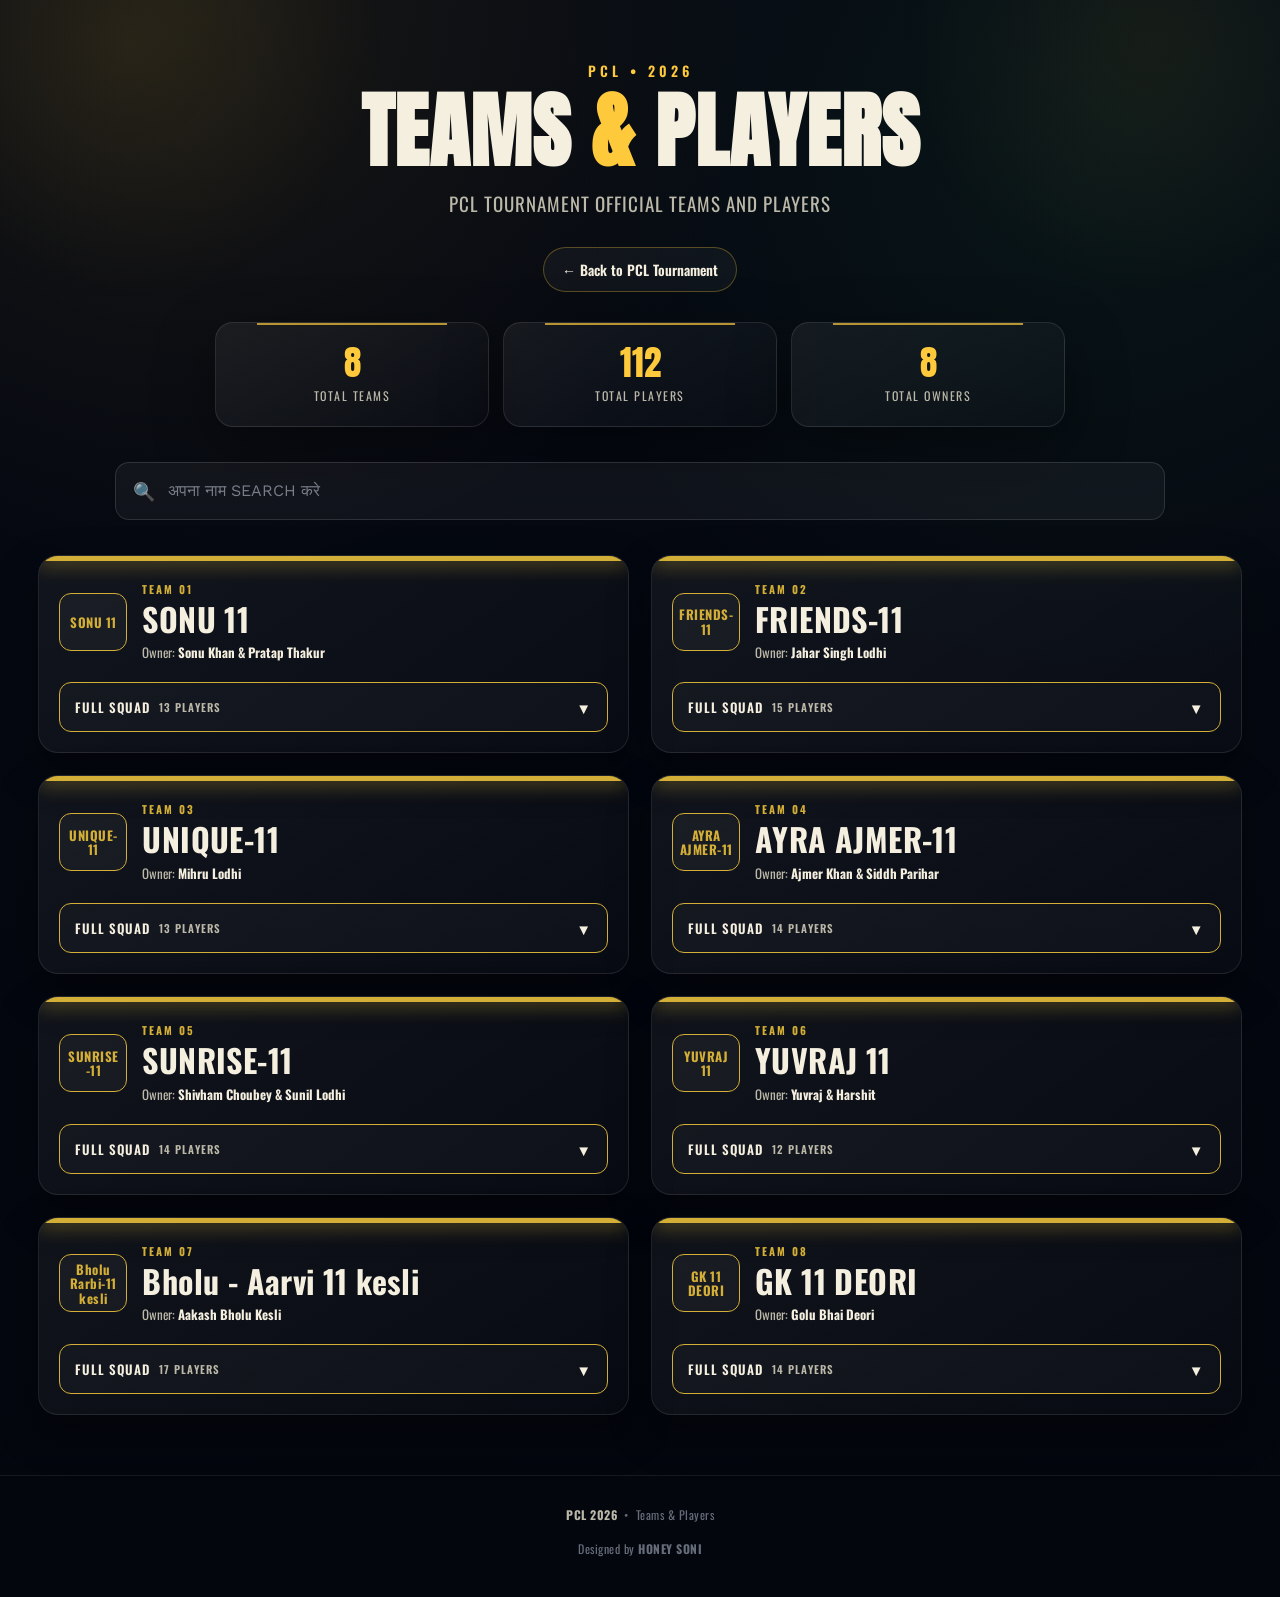
<file: teams.html>
<!DOCTYPE html>
<html lang="en">

<head>
    <meta charset="UTF-8">
    <meta name="viewport" content="width=device-width, initial-scale=1.0">

    <title>PCL 2026 | Teams & Players</title>

    <!-- Fonts -->
    <link rel="preconnect" href="https://fonts.googleapis.com">
    <link rel="preconnect" href="https://fonts.gstatic.com" crossorigin>

    <link
        href="https://fonts.googleapis.com/css2?family=Anton&family=Oswald:wght@400;500;600;700&family=Work+Sans:wght@400;500;600;700&display=swap"
        rel="stylesheet">


    <style>
        /* =========================================================
       PCL TEAMS & SQUADS
       ========================================================= */

        :root {

            --night: #050912;
            --night-2: #091326;
            --night-3: #101d36;

            --floodlight: #ffc93c;
            --floodlight-2: #ffa630;

            --cream: #f5efe0;
            --cream-dim: #bdb9aa;

            --white: #ffffff;

            --border: rgba(255, 255, 255, 0.10);

            --radius: 18px;

        }


        /* =========================================================
       RESET
       ========================================================= */

        * {
            margin: 0;
            padding: 0;
            box-sizing: border-box;
        }


        html {
            scroll-behavior: smooth;
        }


        body {

            min-height: 100vh;

            background:

                radial-gradient(circle at 15% 0%,
                    rgba(255, 201, 60, 0.08),
                    transparent 30%),

                radial-gradient(circle at 85% 10%,
                    rgba(46, 139, 79, 0.10),
                    transparent 30%),

                linear-gradient(180deg,
                    var(--night),
                    #03060d);

            color: var(--cream);

            font-family: "Work Sans", sans-serif;

            overflow-x: hidden;

        }


        body::before {

            content: "";

            position: fixed;

            inset: 0;

            pointer-events: none;

            background:

                radial-gradient(circle at 10% 5%,
                    rgba(255, 201, 60, 0.08),
                    transparent 18%),

                radial-gradient(circle at 90% 5%,
                    rgba(255, 201, 60, 0.06),
                    transparent 18%);

            z-index: -1;

        }


        /* =========================================================
       PAGE
       ========================================================= */

        .page {

            width: min(1400px, 94%);

            margin: 0 auto;

        }


        /* =========================================================
       HEADER
       ========================================================= */

        .header {

            text-align: center;

            padding: 60px 15px 30px;

        }


        .header-kicker {

            font-family: "Oswald", sans-serif;

            font-size: 14px;

            font-weight: 600;

            letter-spacing: 4px;

            color: var(--floodlight);

            margin-bottom: 12px;

        }


        .header-title {

            font-family: "Anton", sans-serif;

            font-size: clamp(42px, 7vw, 82px);

            line-height: 0.95;

            letter-spacing: 1px;

            color: var(--cream);

        }


        .header-title span {

            color: var(--floodlight);

        }


        .header-subtitle {

            margin-top: 18px;

            color: var(--cream-dim);

            font-family: "Oswald", sans-serif;

            font-size: clamp(15px, 2vw, 19px);

            letter-spacing: 1px;

        }


        /* =========================================================
       BACK BUTTON
       ========================================================= */

        .back-area {

            display: flex;

            justify-content: center;

            margin-bottom: 30px;

        }


        .back-btn {

            display: inline-flex;

            align-items: center;

            gap: 9px;

            padding: 11px 18px;

            border: 1px solid rgba(255, 201, 60, 0.30);

            border-radius: 999px;

            color: var(--cream);

            background: rgba(255, 255, 255, 0.04);

            text-decoration: none;

            font-family: "Oswald", sans-serif;

            font-size: 14px;

            font-weight: 600;

            transition: 0.25s ease;

        }


        .back-btn:hover {

            background: rgba(255, 201, 60, 0.10);

            border-color: rgba(255, 201, 60, 0.55);

            transform: translateY(-2px);

        }


        /* =========================================================
       STATISTICS
       ========================================================= */

        .stats {

            display: grid;

            grid-template-columns: repeat(3, 1fr);

            gap: 14px;

            margin: 0 auto 35px;

            max-width: 850px;

        }


        .stat-card {

            position: relative;

            padding: 22px 15px;

            border: 1px solid var(--border);

            border-radius: var(--radius);

            background:

                linear-gradient(145deg,
                    rgba(255, 255, 255, 0.06),
                    rgba(255, 255, 255, 0.015));

            box-shadow:

                0 20px 60px rgba(0, 0, 0, 0.40);

            text-align: center;

            overflow: hidden;

        }


        .stat-card::before {

            content: "";

            position: absolute;

            top: 0;

            left: 15%;

            right: 15%;

            height: 2px;

            background: var(--floodlight);

            opacity: 0.7;

        }


        .stat-number {

            display: block;

            font-family: "Anton", sans-serif;

            font-size: 35px;

            color: var(--floodlight);

            line-height: 1;

        }


        .stat-label {

            display: block;

            margin-top: 7px;

            color: var(--cream-dim);

            font-family: "Oswald", sans-serif;

            font-size: 12px;

            letter-spacing: 1.5px;

            text-transform: uppercase;

        }


        /* =========================================================
       SEARCH
       ========================================================= */

        .controls {

            max-width: 1050px;

            margin: 0 auto 35px;

        }


        .search-box {

            position: relative;

        }


        .search-icon {

            position: absolute;

            left: 18px;

            top: 50%;

            transform: translateY(-50%);

            font-size: 18px;

            opacity: 0.8;

            pointer-events: none;

        }


        #searchInput {

            width: 100%;

            height: 58px;

            padding: 0 20px 0 52px;

            border-radius: 14px;

            border: 1px solid rgba(255, 255, 255, 0.12);

            outline: none;

            background: rgba(255, 255, 255, 0.045);

            color: var(--cream);

            font-family: "Work Sans", sans-serif;

            font-size: 16px;

            transition: 0.25s ease;

        }


        #searchInput::placeholder {

            color: #777d89;

        }


        #searchInput:focus {

            border-color: rgba(255, 201, 60, 0.55);

            background: rgba(255, 255, 255, 0.065);

            box-shadow:

                0 0 0 3px rgba(255, 201, 60, 0.06);

        }


        /* =========================================================
       TEAM GRID
       ========================================================= */

        .teams-grid {

            display: grid;

            grid-template-columns: repeat(2, minmax(0, 1fr));

            gap: 22px;

            padding-bottom: 60px;

        }


        /* =========================================================
       TEAM CARD
       ========================================================= */

        .team-card {

            --team: #2563eb;

            position: relative;

            border: 1px solid rgba(255, 255, 255, 0.09);

            border-radius: 20px;

            overflow: hidden;

            background:

                linear-gradient(145deg,
                    rgba(255, 255, 255, 0.055),
                    rgba(255, 255, 255, 0.018));

            box-shadow:

                0 18px 45px rgba(0, 0, 0, 0.32);

            opacity: 0;

            transform: translateY(15px);

            animation: teamAppear 0.5s ease forwards;

            transition:

                transform 0.25s ease,

                border-color 0.25s ease,

                box-shadow 0.25s ease;

        }


        .team-card:hover {

            transform: translateY(-4px);

            border-color: var(--team);

            box-shadow:

                0 24px 60px rgba(0, 0, 0, 0.40);

        }


        @keyframes teamAppear {

            to {

                opacity: 1;

                transform: translateY(0);

            }

        }


        /* =========================================================
       TEAM COLOR STRIP
       ========================================================= */

        .team-strip {

            height: 5px;

            background: var(--team);

            box-shadow:

                0 0 20px var(--team);

        }


        /* =========================================================
       TEAM HEADER
       ========================================================= */

        .team-header {

            display: flex;

            align-items: center;

            gap: 15px;

            padding: 20px;

        }


        /* =========================================================
       TEAM SHORT NAME "LOGO"
       ========================================================= */

        .team-logo {

            flex: 0 0 68px;

            width: 68px;

            height: 58px;

            display: flex;

            align-items: center;

            justify-content: center;

            padding: 6px;

            border-radius: 12px;

            background:

                rgba(255, 255, 255, 0.035);

            border:

                1px solid var(--team);

            color: var(--team);

            font-family: "Oswald", sans-serif;

            font-size: 13px;

            font-weight: 700;

            letter-spacing: 0.5px;

            text-align: center;

            line-height: 1.1;

            overflow: hidden;

            word-break: break-word;

        }


        /* =========================================================
       TEAM META
       ========================================================= */

        .team-meta {

            min-width: 0;

            flex: 1;

        }


        .team-number {

            display: block;

            color: var(--team);

            font-family: "Oswald", sans-serif;

            font-size: 11px;

            font-weight: 700;

            letter-spacing: 2px;

            text-transform: uppercase;

            margin-bottom: 5px;

        }


        /* =========================================================
       TEAM NAME
       Changed from Anton to Oswald for readability
       ========================================================= */

        .team-name {

            font-family: "Oswald", sans-serif;

            font-size: clamp(24px, 3vw, 32px);

            font-weight: 700;

            line-height: 1.05;

            letter-spacing: 0.4px;

            color: var(--cream);

            white-space: normal;

            overflow-wrap: anywhere;

        }


        .team-owner {

            margin-top: 7px;

            color: var(--cream-dim);

            font-family: "Oswald", sans-serif;

            font-size: 13px;

        }


        .team-owner strong {

            color: var(--cream);

        }


        /* =========================================================
       SQUAD BUTTON
       ========================================================= */

        .squad-toggle {

            width: calc(100% - 40px);

            margin: 0 20px 20px;

            padding: 13px 15px;

            display: flex;

            justify-content: space-between;

            align-items: center;

            border:

                1px solid var(--team);

            border-radius: 12px;

            background:

                rgba(255, 255, 255, 0.025);

            color: var(--cream);

            cursor: pointer;

            font-family: "Oswald", sans-serif;

            font-size: 13px;

            font-weight: 600;

            letter-spacing: 1px;

            text-transform: uppercase;

            transition: 0.25s ease;

        }


        .squad-toggle:hover {

            background:

                rgba(255, 255, 255, 0.06);

        }


        .toggle-left {

            display: flex;

            align-items: center;

            gap: 9px;

        }


        .toggle-count {

            color: var(--cream-dim);

            font-size: 11px;

        }


        .arrow {

            font-size: 15px;

            transition:

                transform 0.3s ease;

        }


        .team-card.open .arrow {

            transform: rotate(180deg);

        }


        /* =========================================================
       SQUAD PANEL
       ========================================================= */

        .squad-panel {

            display: grid;

            grid-template-rows: 0fr;

            transition:

                grid-template-rows 0.35s ease;

        }


        .team-card.open .squad-panel {

            grid-template-rows: 1fr;

        }


        .squad-inner {

            min-height: 0;

            overflow: hidden;

        }


        .players {

            padding: 0 20px 20px;

        }


        /* =========================================================
       PLAYER ROW
       ========================================================= */

        .player-row {

            display: flex;

            align-items: center;

            gap: 12px;

            padding: 11px 12px;

            margin-top: 7px;

            border-radius: 11px;

            border:

                1px solid rgba(255, 255, 255, 0.055);

            background:

                rgba(255, 255, 255, 0.025);

            transition:

                background 0.2s ease,

                border-color 0.2s ease;

        }


        .player-row:hover {

            background:

                rgba(255, 255, 255, 0.045);

            border-color:

                var(--team);

        }


        /* =========================================================
       PLAYER NUMBER
       ========================================================= */

        .player-number {

            width: 28px;

            flex: 0 0 28px;

            text-align: center;

            color: #69717f;

            font-family: "Oswald", sans-serif;

            font-size: 12px;

            font-weight: 600;

        }


        /* =========================================================
       PLAYER INITIALS
       ========================================================= */

        .player-avatar {

            width: 38px;

            height: 38px;

            flex: 0 0 38px;

            display: grid;

            place-items: center;

            border-radius: 50%;

            background:

                rgba(255, 255, 255, 0.04);

            border:

                1px solid var(--team);

            color: var(--cream);

            font-family: "Oswald", sans-serif;

            font-size: 12px;

            font-weight: 700;

        }


        /* =========================================================
       PLAYER NAME
       ========================================================= */

        .player-name {

            flex: 1;

            min-width: 0;

            color: var(--cream);

            font-family: "Work Sans", sans-serif;

            font-size: 14px;

            font-weight: 600;

            white-space: nowrap;

            overflow: hidden;

            text-overflow: ellipsis;

        }


        /* =========================================================
       NO RESULTS
       ========================================================= */

        .no-results {

            display: none;

            text-align: center;

            padding: 70px 20px;

            color: var(--cream-dim);

        }


        .no-results.show {

            display: block;

        }


        .no-results-icon {

            font-size: 42px;

            margin-bottom: 12px;

        }


        .no-results h3 {

            color: var(--cream);

            font-family: "Oswald", sans-serif;

            font-size: 20px;

            margin-bottom: 5px;

        }


        .no-results p {

            font-size: 13px;

        }


        /* =========================================================
       FOOTER
       ========================================================= */

        footer {

            border-top:

                1px solid rgba(255, 255, 255, 0.08);

            padding: 30px 15px 40px;

            text-align: center;

            color: #666d7a;

            font-family: "Oswald", sans-serif;

            font-size: 12px;

            letter-spacing: 0.5px;

        }


        footer strong {

            color: var(--cream-dim);

        }


        /* =========================================================
       RESPONSIVE
       ========================================================= */

        @media (max-width: 850px) {

            .teams-grid {

                grid-template-columns: 1fr;

            }

        }


        @media (max-width: 600px) {

            .header {

                padding-top: 40px;

            }


            .header-kicker {

                font-size: 11px;

                letter-spacing: 3px;

            }


            .header-title {

                font-size: 48px;

            }


            .header-subtitle {

                font-size: 14px;

                line-height: 1.5;

            }


            .stats {

                gap: 8px;

            }


            .stat-card {

                padding: 17px 8px;

                border-radius: 13px;

            }


            .stat-number {

                font-size: 27px;

            }


            .stat-label {

                font-size: 9px;

                letter-spacing: 0.8px;

            }


            .team-header {

                padding: 17px;

                gap: 12px;

            }


            .team-logo {

                width: 62px;

                height: 54px;

                flex-basis: 62px;

                font-size: 11px;

            }


            .team-name {

                font-size: 24px;

            }


            .squad-toggle {

                width: calc(100% - 34px);

                margin-left: 17px;

                margin-right: 17px;

            }


            .players {

                padding-left: 17px;

                padding-right: 17px;

            }


            .player-row {

                gap: 9px;

            }


            .player-number {

                width: 22px;

                flex-basis: 22px;

            }


            .player-avatar {

                width: 35px;

                height: 35px;

                flex-basis: 35px;

            }


            .player-name {

                font-size: 13px;

            }

        }


        @media (max-width: 380px) {

            .header-title {

                font-size: 42px;

            }


            .stats {

                gap: 5px;

            }


            .stat-number {

                font-size: 23px;

            }


            .team-logo {

                width: 56px;

                flex-basis: 56px;

            }


            .team-name {

                font-size: 22px;

            }


            .player-row {

                padding: 9px;

            }

        }
    </style>

</head>


<body>


    <main class="page">


        <!-- =====================================================
         HEADER
         ===================================================== -->

        <header class="header">

            <div class="header-kicker">
                PCL • 2026
            </div>

            <h1 class="header-title">
                TEAMS <span>&</span> PLAYERS
            </h1>

            <p class="header-subtitle">
                PCL TOURNAMENT OFFICIAL TEAMS AND PLAYERS
            </p>

        </header>


        <!-- =====================================================
         BACK TO MAIN WEBSITE
         ===================================================== -->

        <div class="back-area">

            <a href="index.html" class="back-btn">

                ← Back to PCL Tournament

            </a>

        </div>


        <!-- =====================================================
         STATISTICS
         ===================================================== -->

        <section class="stats">


            <div class="stat-card">

                <span class="stat-number" id="totalTeams">
                    0
                </span>

                <span class="stat-label">
                    Total Teams
                </span>

            </div>


            <div class="stat-card">

                <span class="stat-number" id="totalPlayers">
                    0
                </span>

                <span class="stat-label">
                    Total Players
                </span>

            </div>


            <div class="stat-card">

                <span class="stat-number" id="totalOwners">
                    0
                </span>

                <span class="stat-label">
                    Total Owners
                </span>

            </div>


        </section>


        <!-- =====================================================
         SEARCH
         ===================================================== -->

        <section class="controls">

            <div class="search-box">

                <span class="search-icon">
                    🔍
                </span>

                <input type="text" id="searchInput" placeholder="अपना नाम SEARCH करे " autocomplete="off">

            </div>

        </section>


        <!-- =====================================================
         TEAM GRID
         ===================================================== -->

        <section class="teams-grid" id="teamsGrid">
        </section>


        <!-- =====================================================
         NO RESULTS
         ===================================================== -->

        <div class="no-results" id="noResults">

            <div class="no-results-icon">
                🔎
            </div>

            <h3>
                No results found
            </h3>

            <p>
                Try another team, owner or player name.
            </p>

        </div>


    </main>


    <!-- =======================================================
       FOOTER
       ======================================================= -->

    <footer>

        <strong>PCL 2026</strong>

        &nbsp;•&nbsp;

        Teams & Players

        <br><br>

        Designed by <b>HONEY SONI</b>

    </footer>



    <script>


        /* =========================================================
           =========================================================
    
           PCL TEAM DATA
    
           EDIT ONLY THIS SECTION.
    
           8 TEAMS
           14 PLAYERS PER TEAM
    
           =========================================================
           ========================================================= */


        const teams = [


            /* =======================================================
               TEAM 01
               ======================================================= */

            {
                name: "SONU 11",

                owner: "Sonu Khan & Pratap Thakur",

                shortName: "SONU 11",

               color: "#D4AF37",

                players: [

                    { name: "Pratap Thakur" },
                    { name: "Saurabh Lodhi" },
                    { name: "Amit Vishwakarma" },
                    { name: "Amit Muaar" },
                    { name: "Pushpendra Thakur" },
                    { name: "Shivam Hero" },
                    { name: "Mahesh Goud" },
                    { name: "Yogi Lodhi" },
                    { name: "Ravi Patel" },
                    { name: "Raja Raikwar" },
                    { name: "Keshav Ramkhriya" },
                    { name: "Sharad Patel" },
                    {name: "Neeraj Thakur" }

                ]

            },


            /* =======================================================
               TEAM 02
               ======================================================= */

            {
                name: "FRIENDS-11",

                owner: "Jahar Singh Lodhi",

                shortName: "FRIENDS-11",

                color: "#D4AF37",

                players: [

                    { name: "Mahendra Guru" },
                    { name: "Shivkant Gurjar" },
                    { name: "Jahar Singh Lodhi" },
                    { name: "Surendra Singh Lodhi" },
                    { name: "Raj Karan" },
                    { name: "Nasir Khan" },
                    { name: "Narendra Goswami (Hata)" },
                    { name: "Manish Guru" },
                    { name: "Kuldeep Rajput" },
                    { name: "Jitendra Rajput" },
                    { name: "Rukmesh Tiwari" },
                    { name: "Prince Sharma" },
                    { name: "Shubham Bharill" },
                    { name: "Umakant Lodhi" },
                    { name: "Kapil Lodhi" }

                ]

            },

            /* =======================================================
               TEAM 03
               ======================================================= */

            {
                name: "UNIQUE-11",

                owner: "Mihru Lodhi",

                shortName: "UNIQUE-11",

                color: "#D4AF37",

                players: [

                    { name: "Mihru Singh Lodhi" },
                    { name: "Ashutosh Dubey" },
                    { name: "Prabhanshu Patkar" },
                    { name: "Abhinay Pandey" },
                    { name: "Mukesh Vishwakarma" },
                    { name: "Chotu Shivam Thakur" },
                    { name: "Rajesh Choudhary" },
                    { name: "Deepak Kurmi" },
                    { name: "Prem Singh Thakur" },
                    { name: "Golu Bamki" },
                    { name: "Pushpendra Goswami" },
                    { name: "Gaurav Pandit" },
                    { name: "Aniket Kurmi" }

                ]

            },


            /* =======================================================
               TEAM 04
               ======================================================= */

            {
                name: "AYRA AJMER-11",

                owner: "Ajmer Khan & Siddh Parihar",

                shortName: "AYRA AJMER-11",

                color: "#D4AF37",

                players: [

                    { name: "Aadarsh Jabalpur" },
                    { name: "R.P Deori" },
                    { name: "Danish Khan" },
                    { name: "Danish" },
                    { name: "Saurabh Thakur" },
                    { name: "Sameem Khan" },
                    { name: "Nirbhay Thakur" },
                    { name: "Arpit Yadav" },
                    { name: "Akki Maharajpur" },
                    { name: "Prabuddh Singh" },
                    { name: "Sahil Maharajpur" },
                    { name: "Shyam Thakur" },
                    { name: "Neeraj Vishwakarma" },
                    { name: "Salman Khan" }

                ]

            },


            /* =======================================================
               TEAM 05 Done
               ======================================================= */

            {
                name: "SUNRISE-11",

                owner: "Shivham Choubey & Sunil Lodhi",

                shortName: "SUNRISE-11",

                color: "#D4AF37",

                players: [

                    { name: "Monu Thakur" },
                    { name: "Hemraj Dangi" },
                    { name: "Sunil Lodhi" },
                    { name: "Suresh Lodhi" },
                    { name: "Divyansh Sengar" },
                    { name: "Sachin Lodhi" },
                    { name: "Anurag Lodhi" },
                    { name: "Ramkesh Rajak" },
                    { name: "Golu Vishwakarma" },
                    { name: "Ishu Thakur" },
                    { name: "Raj Lodhi" },
                    { name: "Pushpendr Aathiya" },
                    { name: "Ankit Lodhi AR" },
                    { name: "Ajay Lodhi" }

                ]

            },

            /* =======================================================
               TEAM 06
               ======================================================= */

            {
                name: "YUVRAJ 11",

                owner: "Yuvraj & Harshit",

                shortName: "YUVRAJ 11",

                color: "#D4AF37",

                players: [

                    { name: "Sahil Bundela" },
                    { name: "Sahil Khan" },
                    { name: "Gourav Sharma" },
                    { name: "Raghvendra Bundela" },
                    { name: "Abhishek Mirda" },
                    { name: "KK" },
                    { name: "Sohil Pathan" },
                    { name: "Sandeep Patel" },
                    { name: "Shivom Patel" },
                    { name: "Aryan Kori" },
                    { name: "Raj Lodhi" },
                    { name: "Sachin Bajaj" }

                ]

            },


            /* =======================================================
               TEAM 07
               ======================================================= */

            {
                name: "Bholu - Aarvi 11 kesli",

                owner: "Aakash Bholu Kesli",

                shortName: "Bholu Rarbi-11 kesli",

                color: "#D4AF37",

                players: [

                    { name: "Rahul Ranipura" },
                    { name: "Rohit Barman" },
                    { name: "Aakash Bholu" },
                    { name: "Jay Kumar Patel" },
                    { name: "Aadarsh Dangi" },
                    { name: "Sahil Savaiya" },
                    { name: "Sandeep Rajput" },
                    { name: "Abhishek Kurmi" },
                    { name: "Antash Jain" },
                    { name: "Anshul Rajput" },
                    { name: "Aniket Thakur" },
                    { name: "Sourabh Rajak" },
                    { name: "Atul Vishwakarma" },
                    { name: "Rishiraj Lodhi" },
                    { name: "Tarun Thakur" },
                    { name: "Sahil Samariya" },
                    { name: "Yagyaraj Lodhi" }

                ]

            },


            /* =======================================================
               TEAM 08
               ======================================================= */

            {
                name: "GK 11 DEORI",

                owner: "Golu Bhai Deori",

                shortName: "GK 11 DEORI",

                color: "#D4AF37",

                players: [

                    { name: "Siddharth Deori" },
                    { name: "Gabbar Jabalpur" },
                    { name: "Pratik Kareli" },
                    { name: "Anil Aathiya" },
                    { name: "Rishiraj Lodhi" },
                    { name: "Shivam Gautam" },
                    { name: "Ranvijay Singh" },
                    { name: "Bittu Dubey" },
                    { name: "Deepak Lodhi" },
                    { name: "Puran Kachi" },
                    { name: "Aniket Vishwakarma" },
                    { name: "Radhe Aathiya" },
                    { name: "Durag Prajapati" },
                    { name: "Jassi Maharajpur" }

                ]

            }

        ];



        /* =========================================================
           PLAYER INITIALS
           ========================================================= */

        function getInitials(name) {

            const words =
                name
                    .trim()
                    .split(/\s+/)
                    .filter(Boolean);


            if (words.length === 1) {

                return words[0]
                    .substring(0, 2)
                    .toUpperCase();

            }


            return (

                words[0][0] +

                words[words.length - 1][0]

            ).toUpperCase();

        }



        /* =========================================================
           RENDER TEAM
           ========================================================= */

        function renderTeam(team, index) {


            const teamNumber =
                String(index + 1).padStart(2, "0");


            const playerHTML =

                team.players

                    .map((player, playerIndex) => {


                        const playerNumber =

                            String(playerIndex + 1)
                                .padStart(2, "0");


                        const initials =
                            getInitials(player.name);


                        return `

              <div
                class="player-row"
                data-player-name="${player.name.toLowerCase()}"
              >

                <div class="player-number">
                  ${playerNumber}
                </div>


                <div class="player-avatar">
                  ${initials}
                </div>


                <div class="player-name">
                  ${player.name}
                </div>

              </div>

            `;

                    })

                    .join("");



            return `

        <article
          class="team-card"
          style="--team:${team.color}"
          data-team-name="${team.name.toLowerCase()}"
          data-owner-name="${team.owner.toLowerCase()}"
        >


          <div class="team-strip"></div>


          <div class="team-header">


            <!-- TEAM SHORT NAME -->

            <div class="team-logo">
              ${team.shortName}
            </div>


            <div class="team-meta">


              <span class="team-number">
                TEAM ${teamNumber}
              </span>


              <h2 class="team-name">
                ${team.name}
              </h2>


              <div class="team-owner">

                Owner:

                <strong>
                  ${team.owner}
                </strong>

              </div>


            </div>


          </div>



          <!-- SQUAD BUTTON -->

          <button
            class="squad-toggle"
            type="button"
            aria-expanded="false"
          >


            <span class="toggle-left">

              <span>
                FULL SQUAD
              </span>

              <span class="toggle-count">
                ${team.players.length} PLAYERS
              </span>

            </span>


            <span class="arrow">
              ▼
            </span>


          </button>



          <!-- SQUAD -->

          <div class="squad-panel">

            <div class="squad-inner">

              <div class="players">

                ${playerHTML}

              </div>

            </div>

          </div>


        </article>

      `;

        }



        /* =========================================================
           DISPLAY ALL TEAMS
           ========================================================= */

        const teamsGrid =
            document.getElementById("teamsGrid");


        teamsGrid.innerHTML =
            teams.map(renderTeam).join("");



        /* =========================================================
           AUTOMATIC STATISTICS
           ========================================================= */

        const totalTeams =
            teams.length;


        const totalPlayers =
            teams.reduce(

                (total, team) =>

                    total + team.players.length,

                0

            );


        const totalOwners =

            new Set(

                teams.map(
                    team => team.owner
                )

            ).size;



        document.getElementById("totalTeams")
            .textContent = totalTeams;


        document.getElementById("totalPlayers")
            .textContent = totalPlayers;


        document.getElementById("totalOwners")
            .textContent = totalOwners;



        /* =========================================================
           ACCORDION
           ========================================================= */

        document
            .querySelectorAll(".squad-toggle")
            .forEach(button => {


                button.addEventListener(
                    "click",
                    () => {


                        const card =
                            button.closest(".team-card");


                        const isOpen =
                            card.classList.toggle("open");


                        button.setAttribute(
                            "aria-expanded",
                            isOpen ? "true" : "false"
                        );


                    }
                );

            });



        /* =========================================================
           SEARCH
           ========================================================= */

        const searchInput =
            document.getElementById("searchInput");


        const noResults =
            document.getElementById("noResults");



        function filterTeams() {


            const search =

                searchInput.value
                    .trim()
                    .toLowerCase();


            let visibleTeams = 0;



            document
                .querySelectorAll(".team-card")
                .forEach(card => {


                    const teamName =
                        card.dataset.teamName;


                    const ownerName =
                        card.dataset.ownerName;


                    const players =

                        [
                            ...card.querySelectorAll(
                                ".player-row"
                            )
                        ];



                    /* ===================================================
                       CHECK TEAM / OWNER
                       =================================================== */

                    const teamOwnerMatch =

                        !search ||

                        teamName.includes(search) ||

                        ownerName.includes(search);



                    /* ===================================================
                       CHECK PLAYERS
                       =================================================== */

                    let playerMatch = false;


                    players.forEach(player => {


                        const playerName =
                            player.dataset.playerName;


                        const matches =

                            !search ||

                            playerName.includes(search);


                        player.style.display =
                            matches ? "" : "none";


                        if (
                            search &&
                            playerName.includes(search)
                        ) {

                            playerMatch = true;

                        }

                    });



                    /* ===================================================
                       TEAM VISIBILITY
                       =================================================== */

                    const showTeam =

                        !search ||

                        teamOwnerMatch ||

                        playerMatch;



                    card.style.display =
                        showTeam ? "" : "none";


                    if (showTeam) {

                        visibleTeams++;

                    }


                    /* ===================================================
                       IF TEAM OR OWNER WAS SEARCHED,
                       SHOW ALL PLAYERS AGAIN
                       =================================================== */

                    if (
                        search &&
                        teamOwnerMatch
                    ) {

                        players.forEach(player => {

                            player.style.display = "";

                        });

                    }


                });



            noResults.classList.toggle(
                "show",
                visibleTeams === 0
            );

        }



        searchInput.addEventListener(
            "input",
            filterTeams
        );



        /* =========================================================
           STAGGERED TEAM ANIMATION
           ========================================================= */

        document
            .querySelectorAll(".team-card")
            .forEach((card, index) => {

                card.style.animationDelay =
                    `${index * 70}ms`;

            });


    </script>


</body>

</html>
</file>
